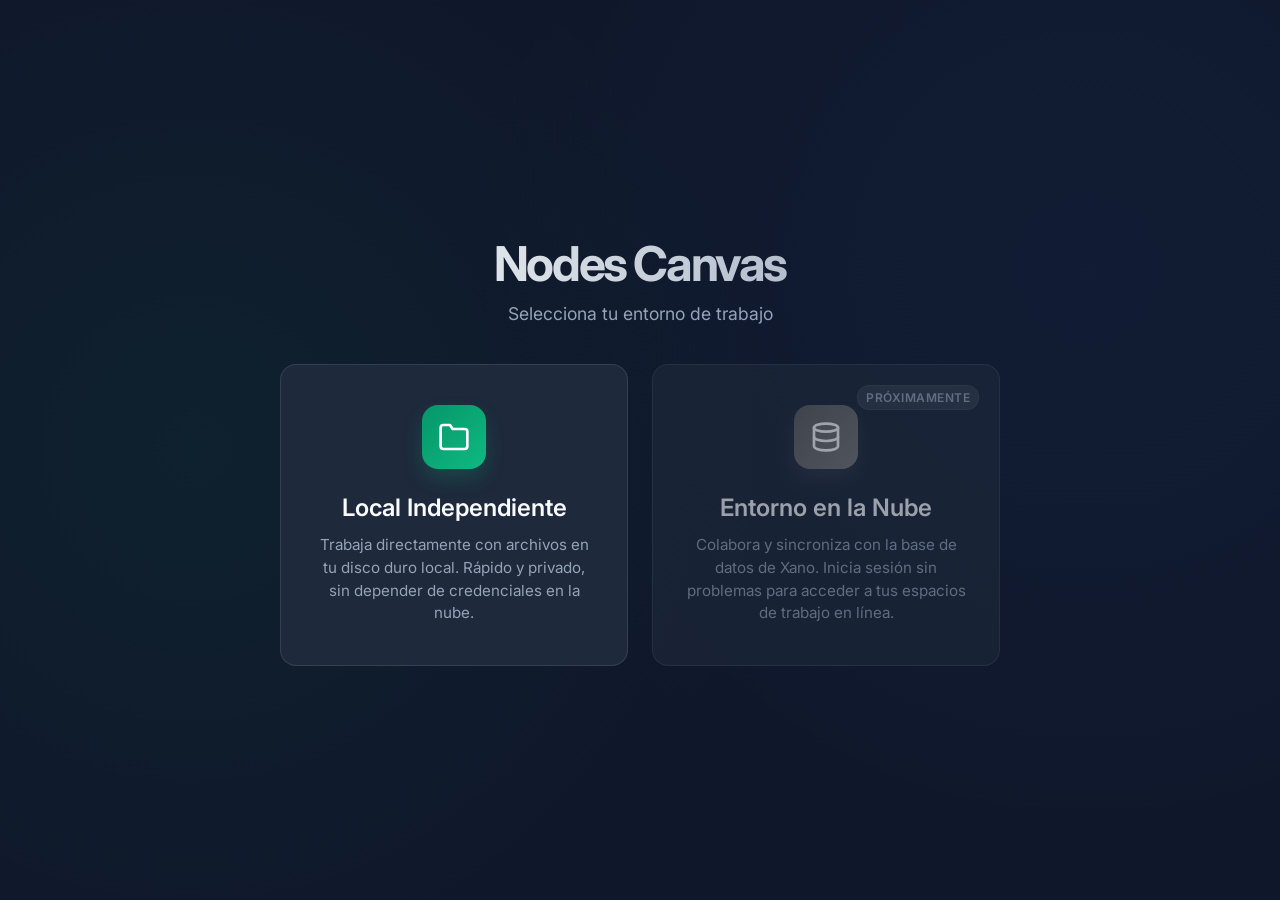
<file: index.html>
<!DOCTYPE html>
<html lang="en">

<head>
    <meta charset="UTF-8">
    <meta name="viewport" content="width=device-width, initial-scale=1.0">
    <title>Nodes Canvas - Launcher</title>
    <!-- Fonts -->
    <link href="https://fonts.googleapis.com/css2?family=Inter:wght@300;400;500;600;700&display=swap" rel="stylesheet">
    <style>
        :root {
            --bg-dark: #0f172a;
            --bg-card: #1e293b;
            --accent-green: #00dc82;
            --accent-blue: #3b82f6;
            --text-main: #f8fafc;
            --text-muted: #94a3b8;
        }

        * {
            box-sizing: border-box;
            margin: 0;
            padding: 0;
        }

        body {
            font-family: 'Inter', sans-serif;
            background-color: var(--bg-dark);
            color: var(--text-main);
            display: flex;
            align-items: center;
            justify-content: center;
            height: 100vh;
            overflow: hidden;
            background-image:
                radial-gradient(circle at 15% 50%, rgba(0, 220, 130, 0.05) 0%, transparent 50%),
                radial-gradient(circle at 85% 30%, rgba(59, 130, 246, 0.05) 0%, transparent 50%);
        }

        .launcher-container {
            width: 100%;
            max-width: 800px;
            padding: 40px;
            text-align: center;
        }

        .logo-container {
            margin-bottom: 40px;
            animation: fadeInDown 0.8s ease-out;
        }

        .logo-container h1 {
            font-size: 3rem;
            font-weight: 700;
            letter-spacing: -0.05em;
            background: linear-gradient(to right, #ffffff, #94a3b8);
            -webkit-background-clip: text;
            background-clip: text;
            color: transparent;
            -webkit-text-fill-color: transparent;
            margin-bottom: 10px;
        }

        .logo-container p {
            color: var(--text-muted);
            font-size: 1.1rem;
        }

        .modes-grid {
            display: grid;
            grid-template-columns: 1fr 1fr;
            gap: 24px;
            animation: fadeInUp 0.8s ease-out 0.2s both;
        }

        .mode-card {
            background-color: var(--bg-card);
            border: 1px solid rgba(255, 255, 255, 0.1);
            border-radius: 16px;
            padding: 40px 30px;
            cursor: pointer;
            transition: all 0.3s cubic-bezier(0.4, 0, 0.2, 1);
            position: relative;
            overflow: hidden;
            text-decoration: none;
            color: inherit;
            display: block;
        }

        .mode-card:hover {
            transform: translateY(-5px);
            box-shadow: 0 20px 40px rgba(0, 0, 0, 0.4);
        }

        .mode-card.local:hover {
            border-color: rgba(0, 220, 130, 0.4);
            box-shadow: 0 20px 40px rgba(0, 220, 130, 0.1);
        }

        .mode-card.cloud:hover {
            border-color: rgba(59, 130, 246, 0.4);
            box-shadow: 0 20px 40px rgba(59, 130, 246, 0.1);
        }

        .mode-icon {
            width: 64px;
            height: 64px;
            border-radius: 16px;
            display: flex;
            align-items: center;
            justify-content: center;
            margin: 0 auto 24px;
            font-size: 1.5rem;
            color: white;
        }

        .mode-card.local .mode-icon {
            background: linear-gradient(135deg, #059669, #10b981);
            box-shadow: 0 10px 20px rgba(16, 185, 129, 0.2);
        }

        .mode-card.cloud .mode-icon {
            background: linear-gradient(135deg, #2563eb, #3b82f6);
            box-shadow: 0 10px 20px rgba(59, 130, 246, 0.2);
        }

        .mode-title {
            font-size: 1.5rem;
            font-weight: 600;
            margin-bottom: 12px;
        }

        .mode-desc {
            color: var(--text-muted);
            font-size: 0.95rem;
            line-height: 1.5;
        }

        @keyframes fadeInDown {
            from {
                opacity: 0;
                transform: translateY(-20px);
            }

            to {
                opacity: 1;
                transform: translateY(0);
            }
        }

        @keyframes fadeInUp {
            from {
                opacity: 0;
                transform: translateY(20px);
            }

            to {
                opacity: 1;
                transform: translateY(0);
            }
        }

        /* Decorative glows */
        .glow {
            position: absolute;
            width: 150px;
            height: 150px;
            background: radial-gradient(circle, rgba(255, 255, 255, 0.8) 0%, transparent 70%);
            border-radius: 50%;
            top: -50px;
            right: -50px;
            opacity: 0;
            transition: opacity 0.3s;
            pointer-events: none;
        }

        .mode-card.local:hover .glow {
            background: radial-gradient(circle, rgba(0, 220, 130, 0.15) 0%, transparent 70%);
            opacity: 1;
        }

        .mode-card.cloud:hover .glow {
            background: radial-gradient(circle, rgba(59, 130, 246, 0.15) 0%, transparent 70%);
            opacity: 1;
        }

        .coming-soon-badge {
            position: absolute;
            top: 20px;
            right: 20px;
            background: rgba(255, 255, 255, 0.1);
            color: var(--text-muted);
            font-size: 0.75rem;
            font-weight: 600;
            padding: 4px 8px;
            border-radius: 12px;
            letter-spacing: 0.5px;
            text-transform: uppercase;
            border: 1px solid rgba(255, 255, 255, 0.05);
        }
    </style>
</head>

<body>
    <div class="launcher-container">
        <div class="logo-container">
            <h1>Nodes Canvas</h1>
            <p>Selecciona tu entorno de trabajo</p>
        </div>

        <div class="modes-grid">
            <!-- Local Standalone Mode -->
            <a href="dashboard.html" class="mode-card local" onclick="setMode(true)">
                <div class="glow"></div>
                <div class="mode-icon">
                    <svg width="32" height="32" viewBox="0 0 24 24" fill="none" stroke="currentColor" stroke-width="2"
                        stroke-linecap="round" stroke-linejoin="round">
                        <path d="M22 19a2 2 0 0 1-2 2H4a2 2 0 0 1-2-2V5a2 2 0 0 1 2-2h5l2 3h9a2 2 0 0 1 2 2z"></path>
                    </svg>
                </div>
                <h3 class="mode-title">Local Independiente</h3>
                <p class="mode-desc">Trabaja directamente con archivos en tu disco duro local. Rápido y privado, sin
                    depender de credenciales en la nube.</p>
            </a>

            <!-- Cloud Mode (Disabled) -->
            <div class="mode-card cloud" style="cursor: not-allowed; opacity: 0.6;">
                <div class="coming-soon-badge">Próximamente</div>
                <div class="mode-icon" style="filter: grayscale(100%);">
                    <svg width="32" height="32" viewBox="0 0 24 24" fill="none" stroke="currentColor" stroke-width="2"
                        stroke-linecap="round" stroke-linejoin="round">
                        <ellipse cx="12" cy="5" rx="9" ry="3"></ellipse>
                        <path d="M21 12c0 1.66-4 3-9 3s-9-1.34-9-3"></path>
                        <path d="M3 5v14c0 1.66 4 3 9 3s9-1.34 9-3V5"></path>
                    </svg>
                </div>
                <h3 class="mode-title">Entorno en la Nube</h3>
                <p class="mode-desc">Colabora y sincroniza con la base de datos de Xano. Inicia sesión sin problemas
                    para acceder a tus espacios de trabajo en línea.</p>
            </div>
        </div>
    </div>

    <script src="./js/core/StorageKeys.js?v=1.5"></script>
    <script>
        const SK = window.NodesCanvas.StorageKeys;

        function setMode(isLocal) {
            localStorage.setItem(SK.STANDALONE_MODE, isLocal ? 'true' : 'false');
        }

        // Auto-clear active board variable so returning here wipes session cache properly
        localStorage.removeItem(SK.ACTIVE_BOARD_NAME);
    </script>
</body>

</html>
</file>
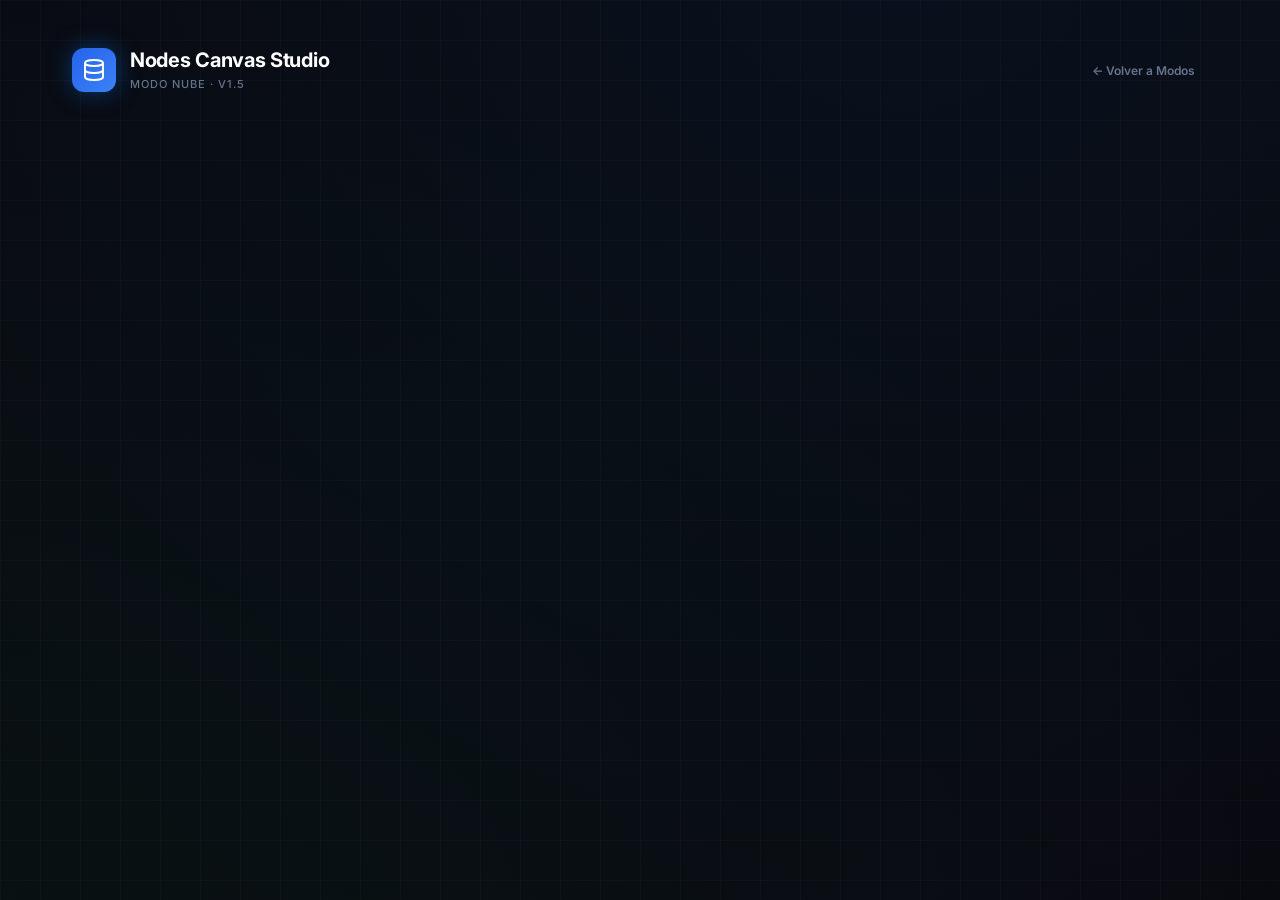
<file: dashboard.html>
<!DOCTYPE html>
<html lang="en">
<head>
    <meta charset="UTF-8">
    <meta name="viewport" content="width=device-width, initial-scale=1.0">
    <title>Nodes Canvas Studio</title>
    <link rel="stylesheet" href="./css/standalone.css">
    <style>
        .hero-badge.cloud {
            color: #3b82f6;
            background: rgba(59, 130, 246, 0.1);
            border-color: rgba(59, 130, 246, 0.2);
        }
    </style>
</head>
<body>

<div class="dashboard">

    <!-- Header (logo + actions are populated by JS based on mode) -->
    <header class="dash-header">
        <div class="logo">
            <div class="logo-icon" id="logo-icon">
                <!-- Icon injected by JS -->
            </div>
            <div class="logo-text">
                <h1>Nodes Canvas Studio</h1>
                <span id="mode-label">v1.5</span>
            </div>
        </div>
        <div class="dash-header-actions">
            <button class="btn btn-ghost btn-sm" onclick="window.location.href='index.html'">
                ← Volver a Modos
            </button>
            <!-- Standalone-only actions -->
            <button class="btn btn-ghost btn-sm mode-standalone-only" id="btn-change-workspace" style="display:none">
                <svg width="13" height="13" viewBox="0 0 24 24" fill="none" stroke="currentColor" stroke-width="2"><path d="M3 12a9 9 0 1 0 9-9 9.75 9.75 0 0 0-6.74 2.74L3 8"/><path d="M3 3v5h5"/></svg>
                Cambiar Entorno
            </button>
            <button class="btn btn-secondary btn-sm mode-standalone-only" id="btn-upload-board" style="display:none">
                <svg width="13" height="13" viewBox="0 0 24 24" fill="none" stroke="currentColor" stroke-width="2"><path d="M21 15v4a2 2 0 0 1-2 2H5a2 2 0 0 1-2-2v-4"/><polyline points="17 8 12 3 7 8"/><line x1="12" y1="3" x2="12" y2="15"/></svg>
                Importar Tablero
            </button>
            <!-- Cloud-only actions -->
            <button class="btn btn-secondary btn-sm mode-cloud-only" id="btn-login-cloud" style="display:none">
                <svg width="13" height="13" viewBox="0 0 24 24" fill="none" stroke="currentColor" stroke-width="2">
                    <path d="M15 3h4a2 2 0 0 1 2 2v14a2 2 0 0 1-2 2h-4" />
                    <polyline points="10 17 15 12 10 7" />
                    <line x1="15" y1="12" x2="3" y2="12" />
                </svg>
                Entrar al Editor
            </button>
        </div>
    </header>

    <!-- ── Standalone: API Compat Warning ── -->
    <div class="api-warning mode-standalone-only" id="api-warning">
        <svg width="16" height="16" viewBox="0 0 24 24" fill="none" stroke="currentColor" stroke-width="2"><path d="M10.29 3.86L1.82 18a2 2 0 0 0 1.71 3h16.94a2 2 0 0 0 1.71-3L13.71 3.86a2 2 0 0 0-3.42 0z"/><line x1="12" y1="9" x2="12" y2="13"/><line x1="12" y1="17" x2="12.01" y2="17"/></svg>
        Tu navegador no soporta File System API. Se usará el modo importar/exportar (Chrome o Edge recomendados para soporte completo).
    </div>

    <!-- ── Standalone: Hero (no workspace selected) ── -->
    <section class="hero mode-standalone-only" id="hero-standalone">
        <div class="hero-badge">
            <svg width="12" height="12" viewBox="0 0 24 24" fill="currentColor"><circle cx="12" cy="12" r="10"/></svg>
            Modo Independiente
        </div>
        <h2>Crea flujos visuales<br>Localmente</h2>
        <p>Tus tableros, nodos y librerías — guardados directamente en tu máquina. Sin cuentas.</p>
        <div class="hero-actions">
            <button class="btn btn-primary" id="btn-open-workspace">
                <svg width="16" height="16" viewBox="0 0 24 24" fill="none" stroke="currentColor" stroke-width="2"><path d="M22 19a2 2 0 0 1-2 2H4a2 2 0 0 1-2-2V5a2 2 0 0 1 2-2h5l2 3h9a2 2 0 0 1 2 2z"/></svg>
                Abrir Carpeta de Trabajo
            </button>
            <button class="btn btn-secondary" id="btn-continue-without">
                Continuar Sin Carpeta
            </button>
        </div>
        <p class="hero-note">El entorno de trabajo es una carpeta local donde se guardan tus tableros y nodos.</p>
    </section>

    <!-- ── Standalone: Workspace View (workspace selected) ── -->
    <div class="workspace-view mode-standalone-only" id="workspace-view">

        <div class="workspace-card">
            <div class="workspace-card-icon">
                <svg width="24" height="24" viewBox="0 0 24 24" fill="none" stroke="currentColor" stroke-width="2"><path d="M22 19a2 2 0 0 1-2 2H4a2 2 0 0 1-2-2V5a2 2 0 0 1 2-2h5l2 3h9a2 2 0 0 1 2 2z"/></svg>
            </div>
            <div class="workspace-card-info">
                <h3 id="workspace-name">Entorno de Trabajo</h3>
                <p id="workspace-meta">Cargando...</p>
            </div>
            <div class="workspace-card-actions">
                <button class="btn btn-secondary btn-sm" id="btn-change-workspace-2">
                    Cambiar Carpeta
                </button>
                <button class="btn btn-danger btn-sm" id="btn-delete-workspace">
                    Eliminar Entorno
                </button>
            </div>
        </div>

        <div class="section">
            <div class="section-header">
                <div class="section-title">
                    <svg width="16" height="16" viewBox="0 0 24 24" fill="none" stroke="currentColor" stroke-width="2" style="color:#64748b"><rect x="3" y="3" width="18" height="18" rx="2"/><line x1="9" y1="9" x2="15" y2="9"/><line x1="9" y1="13" x2="15" y2="13"/></svg>
                    <h2>Tableros</h2>
                    <span class="count" id="board-count">0</span>
                </div>
                <div style="display:flex; gap:8px">
                    <button class="btn btn-secondary btn-sm" id="btn-import-board">
                        <svg width="12" height="12" viewBox="0 0 24 24" fill="none" stroke="currentColor" stroke-width="2"><path d="M21 15v4a2 2 0 0 1-2 2H5a2 2 0 0 1-2-2v-4"/><polyline points="17 8 12 3 7 8"/><line x1="12" y1="3" x2="12" y2="15"/></svg>
                        Importar
                    </button>
                </div>
            </div>
            <div class="board-grid" id="board-grid">
                <!-- Cards injected by JS -->
            </div>
        </div>

    </div>

    <!-- ── Cloud: Hero ── -->
    <section class="hero visible mode-cloud-only" id="hero-cloud" style="display:none">
        <div class="hero-badge cloud">
            <svg width="12" height="12" viewBox="0 0 24 24" fill="currentColor"><circle cx="12" cy="12" r="10"/></svg>
            Entorno en la Nube
        </div>
        <h2>Colabora en<br>la Nube</h2>
        <p>Guarda tus tableros en Xano, carga librerías remotas y comparte funciones en línea.</p>
        <div class="hero-actions">
            <button class="btn btn-primary" id="btn-enter-cloud" style="background: linear-gradient(135deg, #2563eb, #3b82f6); border: none; box-shadow: 0 4px 15px rgba(59, 130, 246, 0.4);">
                Abrir Canvas en la Nube
            </button>
        </div>
    </section>

</div>

<!-- ── Modal: New Board (standalone only) ── -->
<div class="modal-overlay mode-standalone-only" id="modal-new-board">
    <div class="modal">
        <h3>Crear Nuevo Tablero</h3>
        <p>Dale un nombre a tu tablero. Se guardará como un archivo <code>.ncboard.json</code> en tu entorno de trabajo.</p>
        <input type="text" class="modal-input" id="new-board-name" placeholder="Mi Tablero" maxlength="48" autocomplete="off">
        <div class="modal-actions">
            <button class="btn btn-ghost" id="modal-cancel">Cancelar</button>
            <button class="btn btn-primary" id="modal-create">Crear y Abrir</button>
        </div>
    </div>
</div>

<!-- ── Modal: Delete Workspace ── -->
<div class="modal-overlay mode-standalone-only" id="modal-delete-ws" style="z-index: 1000;">
    <div class="modal" style="border-top: 4px solid #ef4444;">
        <h3 style="color: #ef4444;">Eliminar Entorno de Trabajo</h3>
        <p>Estás a punto de eliminar <strong>todo el contenido</strong> (tableros, nodos, librerías, etc) dentro de esta carpeta. <u>Esta acción no se puede deshacer.</u></p>
        <p style="font-size: 11px; opacity: 0.7;">Nota: Solo se borrarán los archivos creados por Nodes Canvas. La carpeta original en tu disco seguirá existiendo, pero estará vacía.</p>
        <div class="modal-actions" style="margin-top: 20px;">
            <button class="btn btn-ghost" id="modal-ws-cancel">Cancelar</button>
            <button class="btn btn-danger" id="modal-ws-confirm">Sí, eliminar todo</button>
        </div>
    </div>
</div>

<!-- ── Scripts ── -->
<script src="./js/core/StorageKeys.js?v=1.5"></script>
<script src="./js/storage/WorkspaceManager.js"></script>
<script>
const SK = window.NodesCanvas.StorageKeys;
const IS_STANDALONE = localStorage.getItem(SK.STANDALONE_MODE) === 'true';

// ── Mode-gated UI ────────────────────────────────────────────────────────────
document.querySelectorAll('.mode-standalone-only').forEach(el => {
    if (!IS_STANDALONE) el.style.display = 'none';
});
document.querySelectorAll('.mode-cloud-only').forEach(el => {
    if (IS_STANDALONE) el.style.display = 'none';
});

// Header branding per mode
(function brandHeader() {
    const iconEl = document.getElementById('logo-icon');
    const labelEl = document.getElementById('mode-label');
    if (IS_STANDALONE) {
        iconEl.innerHTML = `<svg width="24" height="24" viewBox="0 0 24 24" fill="none" stroke="white" stroke-width="2">
            <circle cx="6" cy="6" r="3"/><circle cx="18" cy="6" r="3"/>
            <circle cx="6" cy="18" r="3"/><circle cx="18" cy="18" r="3"/>
            <line x1="9" y1="6" x2="15" y2="6"/><line x1="6" y1="9" x2="6" y2="15"/>
            <line x1="9" y1="18" x2="15" y2="18"/>
        </svg>`;
        labelEl.textContent = 'Independiente · v1.5';
    } else {
        iconEl.style.background = 'linear-gradient(135deg, #2563eb, #3b82f6)';
        iconEl.innerHTML = `<svg width="24" height="24" viewBox="0 0 24 24" fill="none" stroke="white" stroke-width="2">
            <ellipse cx="12" cy="5" rx="9" ry="3"></ellipse>
            <path d="M21 12c0 1.66-4 3-9 3s-9-1.34-9-3"></path>
            <path d="M3 5v14c0 1.66 4 3 9 3s9-1.34 9-3V5"></path>
        </svg>`;
        labelEl.textContent = 'Modo Nube · v1.5';
    }
})();

// ── Cloud mode ────────────────────────────────────────────────────────────────
if (!IS_STANDALONE) {
    document.getElementById('btn-enter-cloud').addEventListener('click', () => {
        localStorage.setItem(SK.STANDALONE_MODE, 'false');
        window.location.href = 'editor.html';
    });
}

// ── Standalone mode ───────────────────────────────────────────────────────────
if (IS_STANDALONE) {
    const WM = window.NodesCanvas.workspaceManager;

    const hero = document.getElementById('hero-standalone');
    const wsView = document.getElementById('workspace-view');
    const wsName = document.getElementById('workspace-name');
    const wsMeta = document.getElementById('workspace-meta');
    const boardGrid = document.getElementById('board-grid');
    const boardCount = document.getElementById('board-count');
    const apiWarning = document.getElementById('api-warning');
    const btnChangeWs = document.getElementById('btn-change-workspace');
    const modalNewBoard = document.getElementById('modal-new-board');
    const newBoardNameInput = document.getElementById('new-board-name');

    (async () => {
        if (!WM.isSupported) apiWarning.classList.add('visible');

        if (WM.isSupported) {
            const restored = await WM.tryRestore();
            if (restored) {
                await showWorkspace();
                return;
            }
        }

        const lastName = WM.getLastWorkspaceName();
        if (lastName) {
            wsMeta.textContent = `Último entorno: "${lastName}" — clic en Abrir Carpeta para reconectar`;
        }
        showHero();
    })();

    function showHero() {
        hero.classList.add('visible');
        wsView.classList.remove('visible');
        btnChangeWs.style.display = 'none';
        document.getElementById('btn-upload-board').style.display = 'none';
        
        // Remove workspace param if showing hero
        const urlParams = new URLSearchParams(window.location.search);
        if (urlParams.has('workspace')) {
            window.history.replaceState(null, '', window.location.pathname);
        }
    }

    async function showWorkspace() {
        hero.classList.remove('visible');
        wsView.classList.add('visible');
        btnChangeWs.style.display = '';
        document.getElementById('btn-upload-board').style.display = '';

        wsName.textContent = WM.workspaceName;
        window.history.replaceState(null, '', '?workspace=' + encodeURIComponent(WM.workspaceName));

        const boards = await WM.listBoards();
        const nodes = await WM.listCustomNodes();
        const libs = await WM.listLibs();
        wsMeta.textContent = `${boards.length} tablero${boards.length !== 1 ? 's' : ''} · ${nodes.length} nodo${nodes.length !== 1 ? 's' : ''} personalizado${nodes.length !== 1 ? 's' : ''} · ${libs.length} librerí${libs.length !== 1 ? 'as' : 'a'}`;

        await renderBoards(boards);
    }

    async function renderBoards(boards) {
        boardCount.textContent = boards.length;
        boardGrid.innerHTML = '';

        const newCard = document.createElement('div');
        newCard.className = 'board-card-new';
        newCard.innerHTML = `
            <svg width="28" height="28" viewBox="0 0 24 24" fill="none" stroke="currentColor" stroke-width="1.5">
                <rect x="3" y="3" width="18" height="18" rx="3"/><line x1="12" y1="8" x2="12" y2="16"/>
                <line x1="8" y1="12" x2="16" y2="12"/>
            </svg>
            <span>Nuevo Tablero</span>`;
        newCard.addEventListener('click', openNewBoardModal);
        boardGrid.appendChild(newCard);

        if (boards.length === 0) return;

        for (const board of boards) {
            const meta = await WM.getBoardMeta(board.name);
            const card = createBoardCard(board.name, meta);
            boardGrid.appendChild(card);
        }
    }

    function createBoardCard(name, meta) {
        const dateStr = meta?.savedAt
            ? new Date(meta.savedAt).toLocaleDateString('es', { month: 'short', day: 'numeric', hour: '2-digit', minute: '2-digit' })
            : 'Sin fecha';
        const nodeCount = meta?.nodes || 0;
        const initials = name.slice(0, 2).toUpperCase();

        const card = document.createElement('div');
        card.className = 'board-card';
        card.style.animationDelay = `${Math.random() * 0.15}s`;
        card.innerHTML = `
            <div class="board-card-thumb">${initials}</div>
            <div class="board-card-body">
                <div class="board-card-name" title="${name}">${name}</div>
                <div class="board-card-meta">
                    <span class="board-card-date">${dateStr} · ${nodeCount} nodo${nodeCount !== 1 ? 's' : ''}</span>
                    <div class="board-card-actions">
                        <button class="btn btn-ghost btn-icon btn-export" title="Exportar">
                            <svg width="13" height="13" viewBox="0 0 24 24" fill="none" stroke="currentColor" stroke-width="2"><path d="M21 15v4a2 2 0 0 1-2 2H5a2 2 0 0 1-2-2v-4"/><polyline points="7 10 12 15 17 10"/><line x1="12" y1="15" x2="12" y2="3"/></svg>
                        </button>
                        <button class="btn btn-danger btn-icon btn-delete" title="Eliminar">
                            <svg width="13" height="13" viewBox="0 0 24 24" fill="none" stroke="currentColor" stroke-width="2"><polyline points="3 6 5 6 21 6"/><path d="M19 6l-1 14H6L5 6"/><path d="M10 11v6"/><path d="M14 11v6"/><path d="M9 6V4h6v2"/></svg>
                        </button>
                    </div>
                </div>
            </div>`;

        card.addEventListener('click', (e) => {
            if (e.target.closest('.board-card-actions')) return;
            openBoard(name);
        });

        card.querySelector('.btn-export').addEventListener('click', async (e) => {
            e.stopPropagation();
            const data = await WM.loadBoard(name);
            if (data) WM.downloadBoard(name, data);
        });

        card.querySelector('.btn-delete').addEventListener('click', async (e) => {
            e.stopPropagation();
            if (confirm(`¿Eliminar "${name}"? Esta acción no se puede deshacer.`)) {
                await WM.deleteBoard(name);
                card.remove();
                const count = parseInt(boardCount.textContent) - 1;
                boardCount.textContent = count;
            }
        });

        return card;
    }

    async function openBoard(name) {
        if (WM.isReady) {
            const data = await WM.loadBoard(name);
            localStorage.setItem(SK.STANDALONE_MODE, 'true');
            localStorage.setItem(SK.ACTIVE_BOARD_NAME, name);
            localStorage.setItem(SK.BOARD_DATA, JSON.stringify(data));
        } else {
            localStorage.setItem(SK.STANDALONE_MODE, 'true');
        }
        window.location.href = './editor.html?board=' + encodeURIComponent(name);
    }

    function openNewBoardModal() {
        newBoardNameInput.value = '';
        modalNewBoard.classList.add('open');
        setTimeout(() => newBoardNameInput.focus(), 100);
    }

    function closeNewBoardModal() {
        modalNewBoard.classList.remove('open');
    }

    document.getElementById('modal-cancel').addEventListener('click', closeNewBoardModal);
    modalNewBoard.addEventListener('click', (e) => { if (e.target === modalNewBoard) closeNewBoardModal(); });

    newBoardNameInput.addEventListener('keydown', (e) => {
        if (e.key === 'Enter') document.getElementById('modal-create').click();
        if (e.key === 'Escape') closeNewBoardModal();
    });

    document.getElementById('modal-create').addEventListener('click', async () => {
        let name = newBoardNameInput.value.trim().replace(/[^a-zA-Z0-9_\- ]/g, '');
        if (!name) { newBoardNameInput.focus(); return; }

        const emptyBoard = { nodes: [], connections: [], transform: { x: 0, y: 0, scale: 1 } };
        if (WM.isReady) await WM.saveBoard(name, emptyBoard);
        closeNewBoardModal();
        openBoard(name);
    });

    document.getElementById('btn-open-workspace').addEventListener('click', async () => {
        const opened = await WM.open();
        if (opened) await showWorkspace();
    });

    document.getElementById('btn-continue-without').addEventListener('click', () => {
        localStorage.setItem(SK.STANDALONE_MODE, 'true');
        localStorage.removeItem(SK.ACTIVE_BOARD_NAME);
        window.location.href = './editor.html';
    });

    document.getElementById('btn-change-workspace').addEventListener('click', async () => {
        const opened = await WM.open();
        if (opened) await showWorkspace();
    });

    document.getElementById('btn-change-workspace-2').addEventListener('click', async () => {
        const opened = await WM.open();
        if (opened) await showWorkspace();
    });

    // Delete Workspace Logic
    const modalDeleteWs = document.getElementById('modal-delete-ws');
    document.getElementById('btn-delete-workspace').addEventListener('click', () => {
        modalDeleteWs.classList.add('open');
    });
    
    function closeDeleteWsModal() {
        modalDeleteWs.classList.remove('open');
    }
    
    document.getElementById('modal-ws-cancel').addEventListener('click', closeDeleteWsModal);
    modalDeleteWs.addEventListener('click', (e) => { if (e.target === modalDeleteWs) closeDeleteWsModal(); });
    
    document.getElementById('modal-ws-confirm').addEventListener('click', async () => {
        const btn = document.getElementById('modal-ws-confirm');
        btn.disabled = true;
        btn.textContent = 'Eliminando...';
        await WM.deleteWorkspaceContents();
        closeDeleteWsModal();
        btn.disabled = false;
        btn.textContent = 'Sí, eliminar todo';
        showHero();
    });

    function importBoard() {
        WM.uploadBoard(async (name, data) => {
            if (WM.isReady) {
                await WM.saveBoard(name, data);
                const boards = await WM.listBoards();
                await renderBoards(boards);
            } else {
                localStorage.setItem(SK.BOARD_DATA, JSON.stringify(data));
                openBoard(name);
            }
        });
    }
    document.getElementById('btn-import-board').addEventListener('click', importBoard);
    document.getElementById('btn-upload-board').addEventListener('click', importBoard);
}
</script>

</body>
</html>
</file>
<file: css/standalone.css>
/* standalone.css — Dashboard styles for Nodes Canvas Studio standalone mode */

@import url('https://fonts.googleapis.com/css2?family=Inter:wght@300;400;500;600;700;800&display=swap');

:root {
    --bg: #0a0a0f;
    --bg-card: #111118;
    --bg-card-hover: #16161f;
    --border: rgba(255, 255, 255, 0.06);
    --border-hover: rgba(255, 255, 255, 0.12);
    --accent: #007aff;
    --accent-glow: rgba(0, 122, 255, 0.25);
    --accent2: #00dc82;
    --accent2-glow: rgba(0, 220, 130, 0.2);
    --text: #e2e8f0;
    --text-muted: #64748b;
    --text-dim: #334155;
    --danger: #ff4757;
    --glass: rgba(255,255,255,0.04);
    --radius: 16px;
    --radius-sm: 10px;
    --shadow: 0 8px 32px rgba(0,0,0,0.5);
    --shadow-glow: 0 0 40px rgba(0,122,255,0.08);
}

* { box-sizing: border-box; margin: 0; padding: 0; font-family: 'Inter', sans-serif; }

body {
    background: var(--bg);
    color: var(--text);
    min-height: 100vh;
    overflow-x: hidden;
}

/* ── Background Grid ── */
body::before {
    content: '';
    position: fixed;
    inset: 0;
    background-image:
        linear-gradient(rgba(255,255,255,0.02) 1px, transparent 1px),
        linear-gradient(90deg, rgba(255,255,255,0.02) 1px, transparent 1px);
    background-size: 40px 40px;
    pointer-events: none;
    z-index: 0;
}

body::after {
    content: '';
    position: fixed;
    top: -50%;
    left: -50%;
    width: 200%;
    height: 200%;
    background: radial-gradient(ellipse at 60% 20%, rgba(0,122,255,0.06) 0%, transparent 60%),
                radial-gradient(ellipse at 20% 80%, rgba(0,220,130,0.04) 0%, transparent 50%);
    pointer-events: none;
    z-index: 0;
}

/* ── Layout ── */
.dashboard {
    position: relative;
    z-index: 1;
    max-width: 1200px;
    margin: 0 auto;
    padding: 48px 32px 80px;
}

/* ── Header ── */
.dash-header {
    display: flex;
    align-items: center;
    justify-content: space-between;
    margin-bottom: 56px;
}

.logo {
    display: flex;
    align-items: center;
    gap: 14px;
}

.logo-icon {
    width: 44px;
    height: 44px;
    background: linear-gradient(135deg, var(--accent), #5e5ce6);
    border-radius: 12px;
    display: flex;
    align-items: center;
    justify-content: center;
    box-shadow: 0 0 24px rgba(0,122,255,0.4);
}

.logo-text h1 {
    font-size: 20px;
    font-weight: 700;
    color: #fff;
    letter-spacing: -0.3px;
}

.logo-text span {
    font-size: 11px;
    color: var(--text-muted);
    font-weight: 500;
    letter-spacing: 1px;
    text-transform: uppercase;
}

.dash-header-actions { display: flex; gap: 10px; }

/* ── Buttons ── */
.btn {
    display: inline-flex;
    align-items: center;
    gap: 8px;
    padding: 10px 18px;
    border-radius: var(--radius-sm);
    font-size: 13px;
    font-weight: 600;
    cursor: pointer;
    transition: all 0.2s;
    border: 1px solid transparent;
    text-decoration: none;
    white-space: nowrap;
}

.btn-primary {
    background: var(--accent);
    color: #fff;
    border-color: var(--accent);
    box-shadow: 0 0 20px var(--accent-glow);
}
.btn-primary:hover {
    background: #0068d9;
    box-shadow: 0 0 30px rgba(0,122,255,0.4);
    transform: translateY(-1px);
}

.btn-secondary {
    background: var(--glass);
    color: var(--text);
    border-color: var(--border);
}
.btn-secondary:hover {
    background: rgba(255,255,255,0.08);
    border-color: var(--border-hover);
    transform: translateY(-1px);
}

.btn-ghost {
    background: none;
    color: var(--text-muted);
    border-color: transparent;
    padding: 8px 12px;
}
.btn-ghost:hover { color: var(--text); background: var(--glass); }

.btn-danger {
    background: rgba(255,71,87,0.1);
    color: var(--danger);
    border-color: rgba(255,71,87,0.25);
}
.btn-danger:hover { background: rgba(255,71,87,0.2); }

.btn-success {
    background: rgba(0,220,130,0.1);
    color: var(--accent2);
    border-color: rgba(0,220,130,0.3);
}
.btn-success:hover { background: rgba(0,220,130,0.2); }

.btn-sm { padding: 6px 12px; font-size: 12px; border-radius: 7px; }
.btn-icon { padding: 8px; border-radius: 8px; }
.btn-icon svg { display: block; }

/* ── Hero Section (no workspace) ── */
.hero {
    text-align: center;
    padding: 64px 0 80px;
    display: none;
}
.hero.visible { display: block; }

.hero-badge {
    display: inline-flex;
    align-items: center;
    gap: 7px;
    background: rgba(0,122,255,0.1);
    border: 1px solid rgba(0,122,255,0.2);
    color: var(--accent);
    font-size: 12px;
    font-weight: 600;
    padding: 5px 14px;
    border-radius: 20px;
    margin-bottom: 28px;
    letter-spacing: 0.3px;
}

.hero h2 {
    font-size: 52px;
    font-weight: 800;
    line-height: 1.1;
    background: linear-gradient(135deg, #fff 0%, rgba(255,255,255,0.5) 100%);
    -webkit-background-clip: text;
    -webkit-text-fill-color: transparent;
    background-clip: text;
    margin-bottom: 20px;
    letter-spacing: -1.5px;
}

.hero p {
    font-size: 17px;
    color: var(--text-muted);
    max-width: 480px;
    margin: 0 auto 44px;
    line-height: 1.6;
}

.hero-actions {
    display: flex;
    align-items: center;
    justify-content: center;
    gap: 14px;
    flex-wrap: wrap;
}

.hero-actions .btn { font-size: 15px; padding: 13px 28px; }

.hero-note {
    margin-top: 20px;
    font-size: 12px;
    color: var(--text-dim);
}

/* ── Workspace Active View ── */
.workspace-view { display: none; }
.workspace-view.visible { display: block; }

/* ── Section ── */
.section { margin-bottom: 48px; }

.section-header {
    display: flex;
    align-items: center;
    justify-content: space-between;
    margin-bottom: 20px;
}

.section-title {
    display: flex;
    align-items: center;
    gap: 10px;
}

.section-title h2 {
    font-size: 16px;
    font-weight: 700;
    color: var(--text);
}

.section-title .count {
    background: var(--glass);
    border: 1px solid var(--border);
    color: var(--text-muted);
    font-size: 11px;
    font-weight: 600;
    padding: 2px 9px;
    border-radius: 20px;
}

/* ── Workspace Card (active workspace info) ── */
.workspace-card {
    background: linear-gradient(135deg, rgba(0,122,255,0.08) 0%, rgba(94,92,230,0.05) 100%);
    border: 1px solid rgba(0,122,255,0.2);
    border-radius: var(--radius);
    padding: 24px 28px;
    display: flex;
    align-items: center;
    gap: 20px;
    margin-bottom: 40px;
    box-shadow: var(--shadow-glow);
}

.workspace-card-icon {
    width: 52px;
    height: 52px;
    background: rgba(0,122,255,0.15);
    border-radius: 14px;
    display: flex;
    align-items: center;
    justify-content: center;
    flex-shrink: 0;
    color: var(--accent);
}

.workspace-card-info { flex: 1; min-width: 0; }
.workspace-card-info h3 {
    font-size: 18px;
    font-weight: 700;
    color: #fff;
    margin-bottom: 4px;
}
.workspace-card-info p {
    font-size: 12px;
    color: var(--text-muted);
}

.workspace-card-actions { display: flex; gap: 8px; }

/* ── Board Grid ── */
.board-grid {
    display: grid;
    grid-template-columns: repeat(auto-fill, minmax(260px, 1fr));
    gap: 16px;
}

/* New Board card */
.board-card-new {
    background: var(--glass);
    border: 2px dashed var(--border);
    border-radius: var(--radius);
    padding: 32px;
    display: flex;
    flex-direction: column;
    align-items: center;
    justify-content: center;
    gap: 12px;
    cursor: pointer;
    transition: all 0.2s;
    min-height: 180px;
    color: var(--text-muted);
}
.board-card-new:hover {
    border-color: var(--accent);
    color: var(--accent);
    background: rgba(0,122,255,0.04);
    transform: translateY(-2px);
}
.board-card-new span { font-size: 13px; font-weight: 600; }

/* Board card */
.board-card {
    background: var(--bg-card);
    border: 1px solid var(--border);
    border-radius: var(--radius);
    overflow: hidden;
    cursor: pointer;
    transition: all 0.2s;
    display: flex;
    flex-direction: column;
    min-height: 180px;
    position: relative;
}
.board-card:hover {
    border-color: var(--border-hover);
    transform: translateY(-3px);
    box-shadow: var(--shadow);
    background: var(--bg-card-hover);
}

.board-card-thumb {
    height: 100px;
    background: linear-gradient(135deg, rgba(255,255,255,0.03) 0%, rgba(255,255,255,0.01) 100%);
    display: flex;
    align-items: center;
    justify-content: center;
    border-bottom: 1px solid var(--border);
    color: var(--text-dim);
    font-size: 32px;
    font-weight: 800;
    letter-spacing: -2px;
    position: relative;
    overflow: hidden;
}

.board-card-thumb::after {
    content: '';
    position: absolute;
    bottom: 0;
    left: 0;
    right: 0;
    height: 40px;
    background: linear-gradient(transparent, var(--bg-card));
}

.board-card-body {
    padding: 14px 16px;
    flex: 1;
    display: flex;
    flex-direction: column;
    justify-content: space-between;
    gap: 10px;
}

.board-card-name {
    font-size: 14px;
    font-weight: 600;
    color: var(--text);
    white-space: nowrap;
    overflow: hidden;
    text-overflow: ellipsis;
}

.board-card-meta {
    display: flex;
    align-items: center;
    justify-content: space-between;
}

.board-card-date {
    font-size: 11px;
    color: var(--text-muted);
}

.board-card-actions {
    display: flex;
    gap: 6px;
    opacity: 0;
    transition: opacity 0.2s;
}
.board-card:hover .board-card-actions { opacity: 1; }

/* ── Empty State ── */
.empty-state {
    text-align: center;
    padding: 60px 0;
    color: var(--text-muted);
}
.empty-state svg { opacity: 0.3; margin-bottom: 16px; }
.empty-state p { font-size: 14px; }

/* ── API Compat warning ── */
.api-warning {
    background: rgba(255,165,0,0.08);
    border: 1px solid rgba(255,165,0,0.25);
    border-radius: var(--radius-sm);
    padding: 12px 16px;
    font-size: 12px;
    color: #ffa500;
    display: flex;
    align-items: center;
    gap: 10px;
    margin-bottom: 28px;
    display: none;
}
.api-warning.visible { display: flex; }

/* ── Modal overlay ── */
.modal-overlay {
    position: fixed;
    inset: 0;
    background: rgba(0,0,0,0.7);
    backdrop-filter: blur(8px);
    z-index: 1000;
    display: flex;
    align-items: center;
    justify-content: center;
    opacity: 0;
    pointer-events: none;
    transition: opacity 0.2s;
}
.modal-overlay.open { opacity: 1; pointer-events: all; }

.modal {
    background: #13131a;
    border: 1px solid var(--border);
    border-radius: var(--radius);
    padding: 32px;
    width: 440px;
    max-width: 90vw;
    box-shadow: 0 24px 64px rgba(0,0,0,0.6);
    transform: translateY(8px);
    transition: transform 0.2s;
}
.modal-overlay.open .modal { transform: translateY(0); }

.modal h3 { font-size: 18px; font-weight: 700; margin-bottom: 8px; }
.modal p { font-size: 13px; color: var(--text-muted); margin-bottom: 24px; line-height: 1.5; }
.modal-input {
    width: 100%;
    background: rgba(255,255,255,0.05);
    border: 1px solid var(--border);
    border-radius: 8px;
    padding: 10px 14px;
    color: var(--text);
    font-size: 14px;
    font-family: 'Inter', sans-serif;
    outline: none;
    margin-bottom: 20px;
    transition: border-color 0.2s;
}
.modal-input:focus { border-color: var(--accent); }
.modal-actions { display: flex; gap: 10px; justify-content: flex-end; }

/* ── Scrollbar ── */
::-webkit-scrollbar { width: 6px; }
::-webkit-scrollbar-track { background: transparent; }
::-webkit-scrollbar-thumb { background: rgba(255,255,255,0.1); border-radius: 3px; }

/* ── Animations ── */
@keyframes fadeIn {
    from { opacity: 0; transform: translateY(12px); }
    to   { opacity: 1; transform: translateY(0); }
}
.board-card, .board-card-new { animation: fadeIn 0.3s ease both; }
</file>
